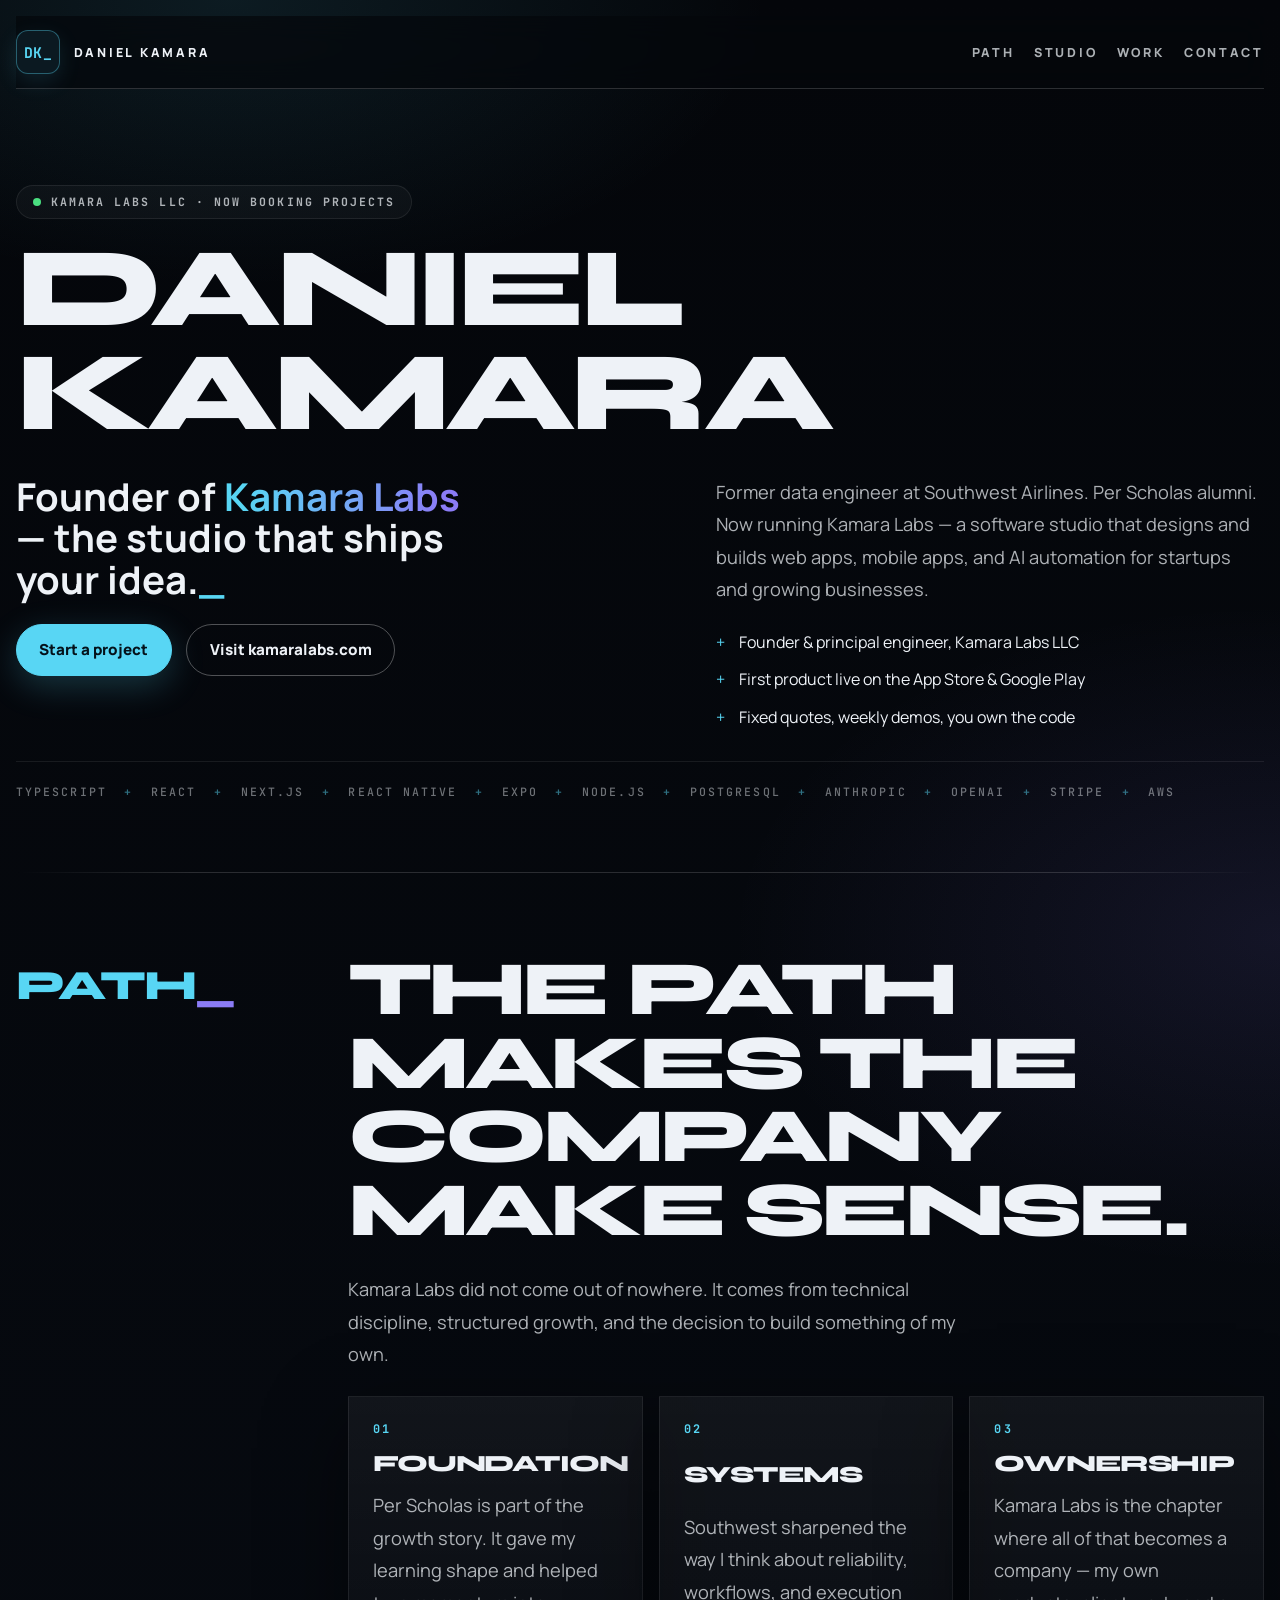
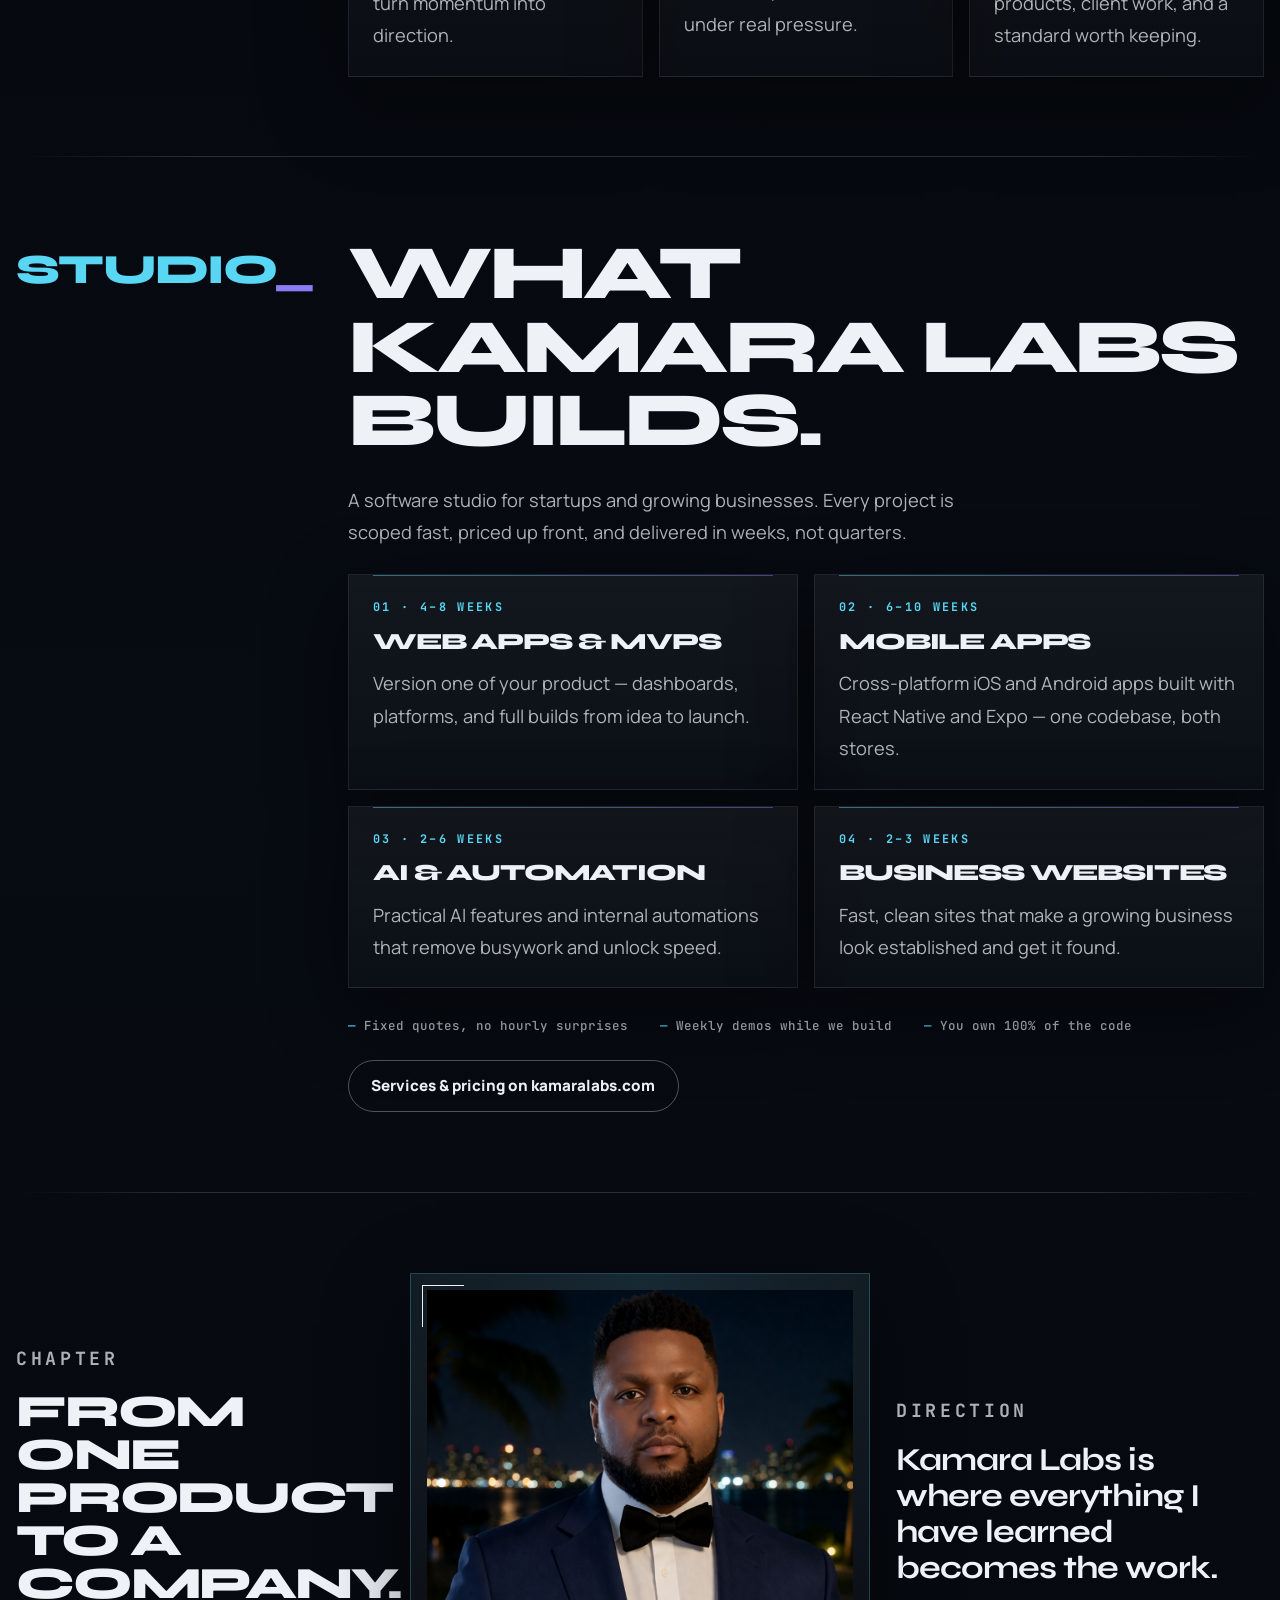
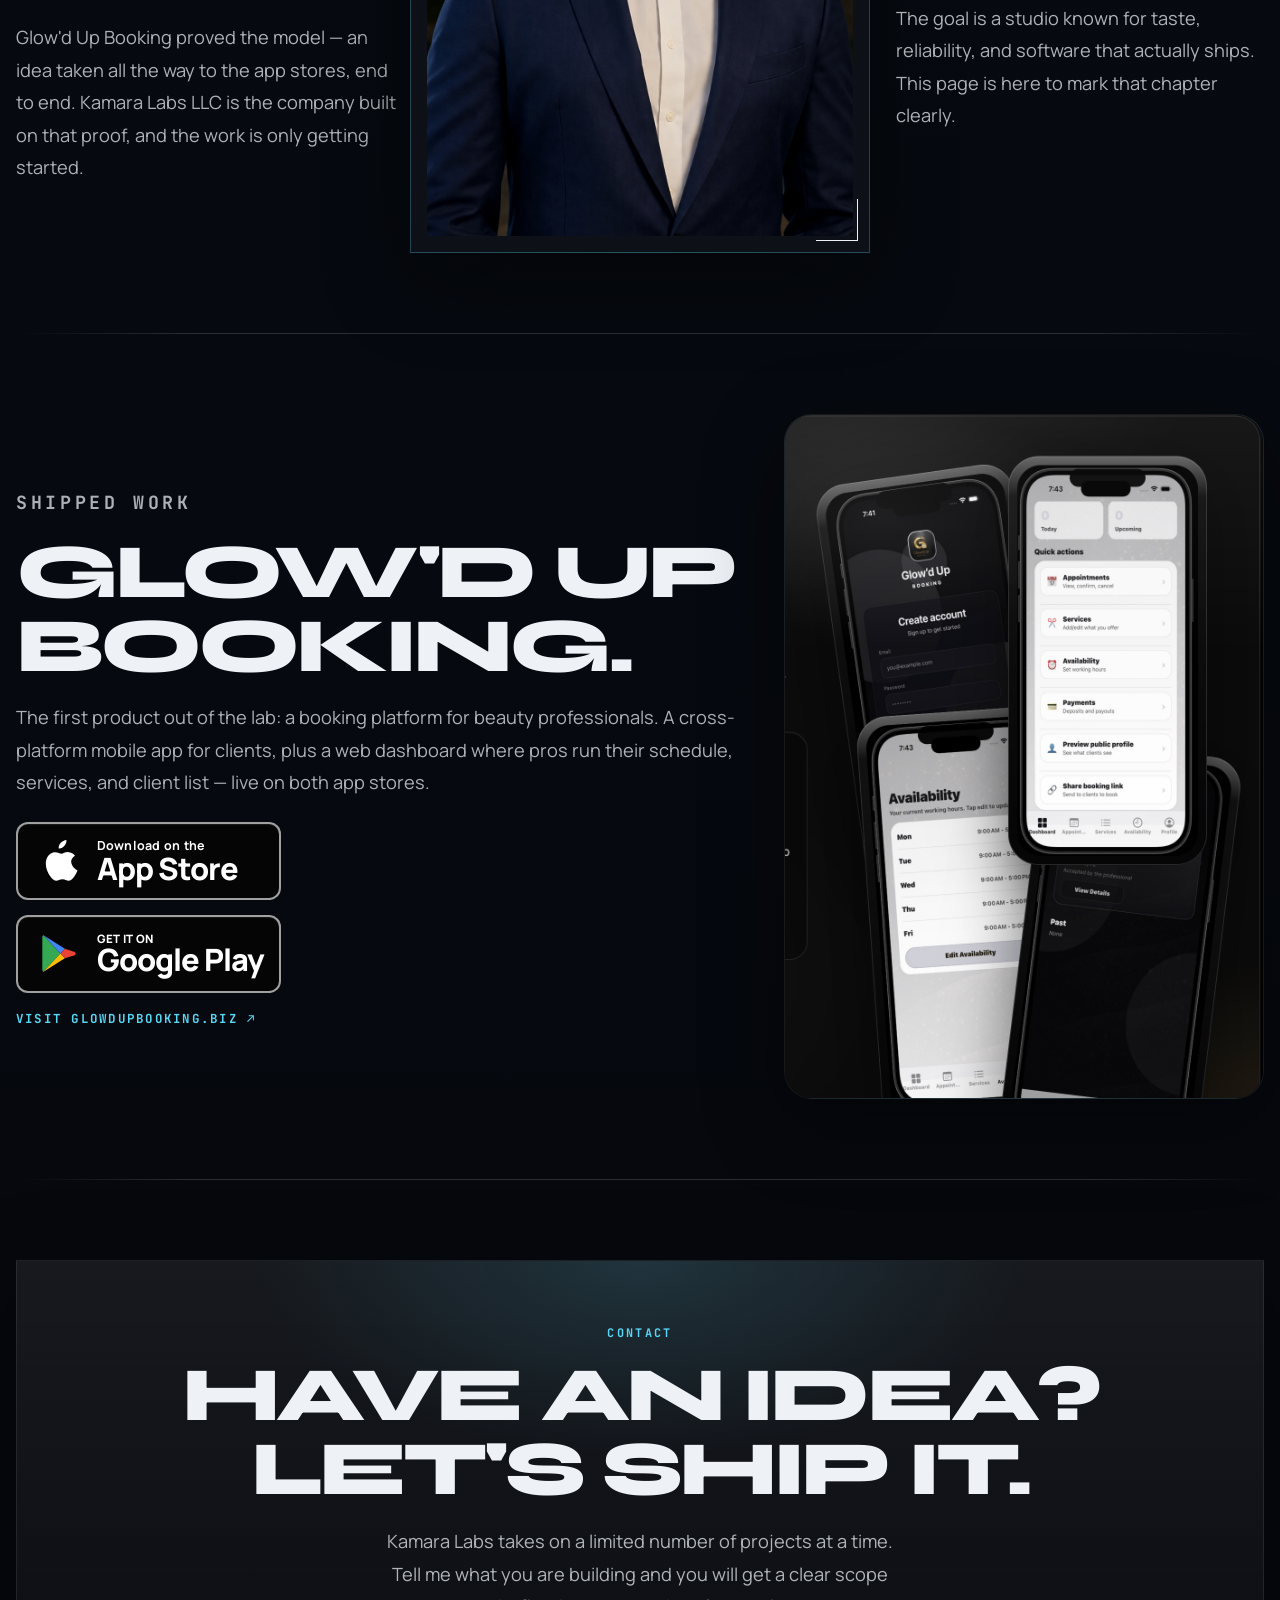
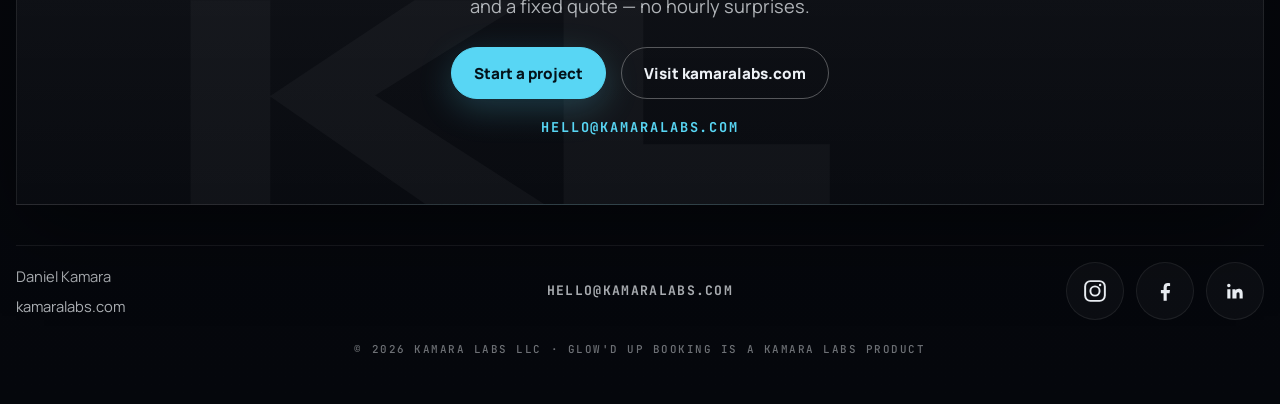
<file: index.html>
<!doctype html>
<html lang="en">
  <head>
    <meta charset="UTF-8" />
    <meta name="viewport" content="width=device-width, initial-scale=1.0" />
    <meta http-equiv="X-UA-Compatible" content="IE=edge" />
    <meta
      name="description"
      content="Daniel Kamara is the founder of Kamara Labs LLC — a software studio that designs and builds web apps, mobile apps, and AI automation for startups and growing businesses."
    />
    <meta property="og:title" content="Daniel Kamara | Founder, Kamara Labs" />
    <meta
      property="og:description"
      content="Founder of Kamara Labs LLC — a software studio that ships web apps, mobile apps, and AI automation."
    />
    <meta property="og:url" content="https://www.danielkamara.com" />
    <link
      rel="icon"
      href="data:image/svg+xml,%3Csvg xmlns='http://www.w3.org/2000/svg' viewBox='0 0 64 64'%3E%3Crect width='64' height='64' rx='14' fill='%2306080d'/%3E%3Ctext x='30' y='43' font-family='Menlo,monospace' font-size='26' font-weight='700' fill='%2358d6f4' text-anchor='middle'%3EDK%3C/text%3E%3Ctext x='50' y='43' font-family='Menlo,monospace' font-size='26' font-weight='700' fill='%238b7cf6' text-anchor='middle'%3E_%3C/text%3E%3C/svg%3E"
    />
    <link rel="preconnect" href="https://fonts.googleapis.com" />
    <link rel="preconnect" href="https://fonts.gstatic.com" crossorigin />
    <link
      href="https://fonts.googleapis.com/css2?family=Manrope:wght@400;500;600;700;800&amp;family=Syne:wght@600;700;800&amp;family=JetBrains+Mono:wght@500;700&amp;display=swap"
      rel="stylesheet"
    />
    <script>
      document.documentElement.classList.add("js-scroll");
    </script>
    <link rel="stylesheet" href="css/style.css" />
    <title>Daniel Kamara | Founder, Kamara Labs</title>
  </head>

  <body id="top">
    <div class="page-shell">
      <header class="site-header">
        <a class="brand" href="#top" aria-label="Daniel Kamara home">
          <span class="brand-mark" aria-hidden="true"
            >DK<span class="brand-cursor">_</span></span
          >
          <span class="brand-name">Daniel Kamara</span>
        </a>

        <nav class="site-nav" aria-label="Primary">
          <a href="#path">Path</a>
          <a href="#studio">Studio</a>
          <a href="#work">Work</a>
          <a href="#contact">Contact</a>
        </nav>
      </header>

      <main>
        <section class="hero" id="hero">
          <div class="hero-main" data-reveal="1">
            <p class="status-chip">
              <span class="status-dot" aria-hidden="true"></span>
              <span>Kamara Labs LLC &middot; Now booking projects</span>
            </p>
            <h1>Daniel Kamara</h1>
          </div>

          <div class="hero-lower" data-reveal="2">
            <div class="hero-tagline-block">
              <p class="hero-tagline">
                Founder of <span class="grad">Kamara Labs</span> — the studio
                that ships your idea.<span class="cursor">_</span>
              </p>

              <div class="hero-actions">
                <a class="button button-primary" href="/contact/"
                  >Start a project</a
                >
                <a
                  class="button button-secondary"
                  href="https://kamaralabs.com"
                  target="_blank"
                  rel="noopener noreferrer"
                  >Visit kamaralabs.com</a
                >
              </div>
            </div>

            <div class="hero-side">
              <p class="hero-copy">
                Former data engineer at Southwest Airlines. Per Scholas alumni.
                Now running Kamara Labs — a software studio that designs and
                builds web apps, mobile apps, and AI automation for startups
                and growing businesses.
              </p>

              <ul class="signal-list" aria-label="Highlights">
                <li>Founder &amp; principal engineer, Kamara Labs LLC</li>
                <li>First product live on the App Store &amp; Google Play</li>
                <li>Fixed quotes, weekly demos, you own the code</li>
              </ul>
            </div>
          </div>

          <ul class="tech-strip" aria-label="Technology stack" data-reveal="3">
            <li>TypeScript</li>
            <li>React</li>
            <li>Next.js</li>
            <li>React Native</li>
            <li>Expo</li>
            <li>Node.js</li>
            <li>PostgreSQL</li>
            <li>Anthropic</li>
            <li>OpenAI</li>
            <li>Stripe</li>
            <li>AWS</li>
          </ul>
        </section>

        <div class="section-rule" aria-hidden="true"></div>

        <section class="editorial-section" id="path">
          <div class="section-label" data-reveal="1">
            <p>Path</p>
          </div>

          <div class="section-content" data-reveal="2">
            <h2>The path makes the company make sense.</h2>
            <p class="section-intro">
              Kamara Labs did not come out of nowhere. It comes from technical
              discipline, structured growth, and the decision to build
              something of my own.
            </p>

            <div class="path-grid">
              <article class="path-item">
                <span class="path-index">01</span>
                <h3>Foundation</h3>
                <p>
                  Per Scholas is part of the growth story. It gave my learning
                  shape and helped turn momentum into direction.
                </p>
              </article>

              <article class="path-item">
                <span class="path-index">02</span>
                <h3>Systems</h3>
                <p>
                  Southwest sharpened the way I think about reliability,
                  workflows, and execution under real pressure.
                </p>
              </article>

              <article class="path-item">
                <span class="path-index">03</span>
                <h3>Ownership</h3>
                <p>
                  Kamara Labs is the chapter where all of that becomes a
                  company — my own products, client work, and a standard worth
                  keeping.
                </p>
              </article>
            </div>
          </div>
        </section>

        <div class="section-rule" aria-hidden="true"></div>

        <section class="editorial-section" id="studio">
          <div class="section-label" data-reveal="1">
            <p>Studio</p>
          </div>

          <div class="section-content" data-reveal="2">
            <h2>What Kamara Labs builds.</h2>
            <p class="section-intro">
              A software studio for startups and growing businesses. Every
              project is scoped fast, priced up front, and delivered in weeks,
              not quarters.
            </p>

            <div class="service-grid">
              <article class="service-item">
                <span class="service-meta">01 &middot; 4–8 weeks</span>
                <h3>Web apps &amp; MVPs</h3>
                <p>
                  Version one of your product — dashboards, platforms, and
                  full builds from idea to launch.
                </p>
              </article>

              <article class="service-item">
                <span class="service-meta">02 &middot; 6–10 weeks</span>
                <h3>Mobile apps</h3>
                <p>
                  Cross-platform iOS and Android apps built with React Native
                  and Expo — one codebase, both stores.
                </p>
              </article>

              <article class="service-item">
                <span class="service-meta">03 &middot; 2–6 weeks</span>
                <h3>AI &amp; automation</h3>
                <p>
                  Practical AI features and internal automations that remove
                  busywork and unlock speed.
                </p>
              </article>

              <article class="service-item">
                <span class="service-meta">04 &middot; 2–3 weeks</span>
                <h3>Business websites</h3>
                <p>
                  Fast, clean sites that make a growing business look
                  established and get it found.
                </p>
              </article>
            </div>

            <ul class="work-style" aria-label="How Kamara Labs works">
              <li>Fixed quotes, no hourly surprises</li>
              <li>Weekly demos while we build</li>
              <li>You own 100% of the code</li>
            </ul>

            <div class="studio-actions">
              <a
                class="button button-secondary"
                href="https://kamaralabs.com"
                target="_blank"
                rel="noopener noreferrer"
                >Services &amp; pricing on kamaralabs.com</a
              >
            </div>
          </div>
        </section>

        <div class="section-rule" aria-hidden="true"></div>

        <section class="portrait-section" id="founder">
          <div class="portrait-side portrait-side-left" data-reveal="1">
            <p class="eyebrow">Chapter</p>
            <h2>From one product to a company.</h2>
            <p>
              Glow'd Up Booking proved the model — an idea taken all the way
              to the app stores, end to end. Kamara Labs LLC is the company
              built on that proof, and the work is only getting started.
            </p>
          </div>

          <figure class="portrait-frame" data-reveal="2">
            <img src="images/portfolioMe.png" alt="Portrait of Daniel Kamara" />
          </figure>

          <div class="portrait-side portrait-side-right" data-reveal="3">
            <p class="eyebrow">Direction</p>
            <blockquote class="founder-quote">
              Kamara Labs is where everything I have learned becomes the work.
            </blockquote>
            <p>
              The goal is a studio known for taste, reliability, and software
              that actually ships. This page is here to mark that chapter
              clearly.
            </p>
          </div>
        </section>

        <div class="section-rule" aria-hidden="true"></div>

        <section class="showcase-section" id="work">
          <div class="showcase-copy" data-reveal="1">
            <p class="eyebrow">Shipped work</p>
            <h2>Glow'd Up Booking.</h2>
            <p>
              The first product out of the lab: a booking platform for beauty
              professionals. A cross-platform mobile app for clients, plus a
              web dashboard where pros run their schedule, services, and
              client list — live on both app stores.
            </p>

            <div class="store-actions" aria-label="Download Glow'd Up Booking">
              <a
                class="app-badge app-badge-apple"
                href="https://apps.apple.com/us/app/glowd-up-booking/id6758881771"
                target="_blank"
                rel="noopener noreferrer"
                aria-label="Glow'd Up Booking on the App Store"
              >
                <svg viewBox="0 0 24 24" aria-hidden="true">
                  <path
                    d="M15.2 3.6c.7-.8 1.2-2 1-3.1-1 .1-2.2.7-3 1.5-.7.8-1.2 1.9-1.1 3 .1 0 .3 0 .4 0 1 0 2-.5 2.7-1.4ZM18.7 12.5c0-2.4 2-3.5 2.1-3.6-1.1-1.6-2.9-1.9-3.5-1.9-1.5-.2-2.9.9-3.7.9s-2-.8-3.3-.8c-1.7 0-3.3 1-4.2 2.5-1.8 3-.5 7.4 1.3 10 .9 1.2 1.9 2.6 3.3 2.6 1.3-.1 1.8-.8 3.4-.8s2 .8 3.4.8c1.4 0 2.3-1.3 3.2-2.6 1-1.4 1.4-2.8 1.4-2.9-.1 0-3.4-1.3-3.4-5.2Z"
                  ></path>
                </svg>
                <span class="app-badge-copy">
                  <span class="app-badge-overline">Download on the</span>
                  <span class="app-badge-title">App Store</span>
                </span>
              </a>

              <a
                class="app-badge app-badge-google"
                href="https://play.google.com/store/apps/details?id=com.kamaralabs.glowdupbooking&amp;hl=en_US"
                target="_blank"
                rel="noopener noreferrer"
                aria-label="Glow'd Up Booking on Google Play"
              >
                <svg class="google-play-icon" viewBox="0 0 48 48" aria-hidden="true">
                  <path
                    class="play-green"
                    d="M7.6 4.3c-.6.7-.9 1.7-.9 3v33.4c0 1.3.3 2.3.9 3L26 24 7.6 4.3Z"
                  ></path>
                  <path
                    class="play-blue"
                    d="M30.8 18.9 7.6 4.3 26 24l4.8-5.1Z"
                  ></path>
                  <path
                    class="play-yellow"
                    d="M30.8 29.1 26 24 7.6 43.7l23.2-14.6Z"
                  ></path>
                  <path
                    class="play-red"
                    d="m40.5 22-9.7-3.1L26 24l4.8 5.1 9.7-3.1c2.4-.8 2.4-3.2 0-4Z"
                  ></path>
                </svg>
                <span class="app-badge-copy">
                  <span class="app-badge-overline">GET IT ON</span>
                  <span class="app-badge-title">Google Play</span>
                </span>
              </a>
            </div>

            <a
              class="text-link"
              href="https://www.glowdupbooking.biz/"
              target="_blank"
              rel="noopener noreferrer"
              >Visit glowdupbooking.biz &#8599;</a
            >
          </div>

          <div class="showcase-visual" data-reveal="2">
            <div class="phone-showcase">
              <img
                src="images/glowup-phones-reference.png"
                alt="Glow'd Up Booking mobile app screens shown on iPhone mockups"
              />
            </div>
          </div>
        </section>

        <div class="section-rule" aria-hidden="true"></div>

        <section class="contact-section" id="contact" data-reveal="1">
          <p class="eyebrow">Contact</p>
          <h2>Have an idea? Let's ship it.</h2>
          <p class="contact-copy">
            Kamara Labs takes on a limited number of projects at a time. Tell
            me what you are building and you will get a clear scope and a
            fixed quote — no hourly surprises.
          </p>

          <div class="contact-actions">
            <a class="button button-primary" href="/contact/"
              >Start a project</a
            >
            <a
              class="button button-secondary"
              href="https://kamaralabs.com"
              target="_blank"
              rel="noopener noreferrer"
              >Visit kamaralabs.com</a
            >
          </div>

          <a class="contact-email" href="mailto:hello@kamaralabs.com"
            >hello@kamaralabs.com</a
          >
        </section>
      </main>

      <footer class="site-footer">
        <div class="footer-meta">
          <p>Daniel Kamara</p>
          <a
            href="https://kamaralabs.com"
            target="_blank"
            rel="noopener noreferrer"
            >kamaralabs.com</a
          >
        </div>

        <a class="footer-company" href="mailto:hello@kamaralabs.com"
          >hello@kamaralabs.com</a
        >

        <div class="social-links" aria-label="Social links">
          <a
            class="social-link"
            href="https://www.instagram.com/mrdanielkamara/"
            target="_blank"
            rel="noopener noreferrer"
            aria-label="Instagram"
          >
            <svg viewBox="0 0 24 24" aria-hidden="true">
              <path
                d="M7.75 2h8.5A5.75 5.75 0 0 1 22 7.75v8.5A5.75 5.75 0 0 1 16.25 22h-8.5A5.75 5.75 0 0 1 2 16.25v-8.5A5.75 5.75 0 0 1 7.75 2Zm0 1.8A3.95 3.95 0 0 0 3.8 7.75v8.5a3.95 3.95 0 0 0 3.95 3.95h8.5a3.95 3.95 0 0 0 3.95-3.95v-8.5a3.95 3.95 0 0 0-3.95-3.95h-8.5Zm8.95 1.55a1.15 1.15 0 1 1 0 2.3 1.15 1.15 0 0 1 0-2.3ZM12 6.85A5.15 5.15 0 1 1 6.85 12 5.16 5.16 0 0 1 12 6.85Zm0 1.8A3.35 3.35 0 1 0 15.35 12 3.36 3.36 0 0 0 12 8.65Z"
              ></path>
            </svg>
          </a>
          <a
            class="social-link"
            href="https://www.facebook.com/daniel.kamara.186590/"
            target="_blank"
            rel="noopener noreferrer"
            aria-label="Facebook"
          >
            <svg viewBox="0 0 24 24" aria-hidden="true">
              <path
                d="M13.6 21v-7h2.6l.4-3h-3V8.9c0-.9.3-1.5 1.6-1.5h1.5V4.8c-.3-.1-1.2-.2-2.2-.2-2.2 0-3.8 1.3-3.8 4V11H8.2v3h2.5v7h2.9Z"
              ></path>
            </svg>
          </a>
          <a
            class="social-link"
            href="https://www.linkedin.com/in/daniel-kamara-3a2147125/"
            target="_blank"
            rel="noopener noreferrer"
            aria-label="LinkedIn"
          >
            <svg viewBox="0 0 24 24" aria-hidden="true">
              <path
                d="M6.3 8.5A1.6 1.6 0 1 1 6.3 5.3a1.6 1.6 0 0 1 0 3.2Zm-1.4 1.8h2.9V19H4.9v-8.7Zm4.7 0h2.8v1.2h.1c.4-.7 1.4-1.5 2.9-1.5 3.1 0 3.7 2.1 3.7 4.7V19h-2.9v-3.8c0-.9 0-2.1-1.3-2.1s-1.5 1-1.5 2v3.9H9.6v-8.7Z"
              ></path>
            </svg>
          </a>
        </div>
      </footer>

      <p class="footer-legal">
        &copy; 2026 Kamara Labs LLC &middot; Glow'd Up Booking is a Kamara
        Labs product
      </p>
    </div>
    <script>
      (() => {
        const revealItems = document.querySelectorAll("[data-reveal]");

        if (!revealItems.length) {
          return;
        }

        const showItem = (element) => {
          element.classList.add("is-visible");
        };

        const prefersReducedMotion = window.matchMedia(
          "(prefers-reduced-motion: reduce)",
        ).matches;

        revealItems.forEach((element) => {
          const order = Number.parseInt(element.dataset.reveal ?? "1", 10);
          element.style.setProperty(
            "--reveal-order",
            String(Number.isNaN(order) ? 0 : Math.max(order - 1, 0)),
          );
        });

        if (prefersReducedMotion || !("IntersectionObserver" in window)) {
          revealItems.forEach(showItem);
          return;
        }

        const observer = new IntersectionObserver(
          (entries, currentObserver) => {
            entries.forEach((entry) => {
              if (!entry.isIntersecting) {
                return;
              }

              showItem(entry.target);
              currentObserver.unobserve(entry.target);
            });
          },
          {
            threshold: 0.18,
            rootMargin: "0px 0px -8% 0px",
          },
        );

        revealItems.forEach((element) => observer.observe(element));
      })();
    </script>
  </body>
</html>
</file>
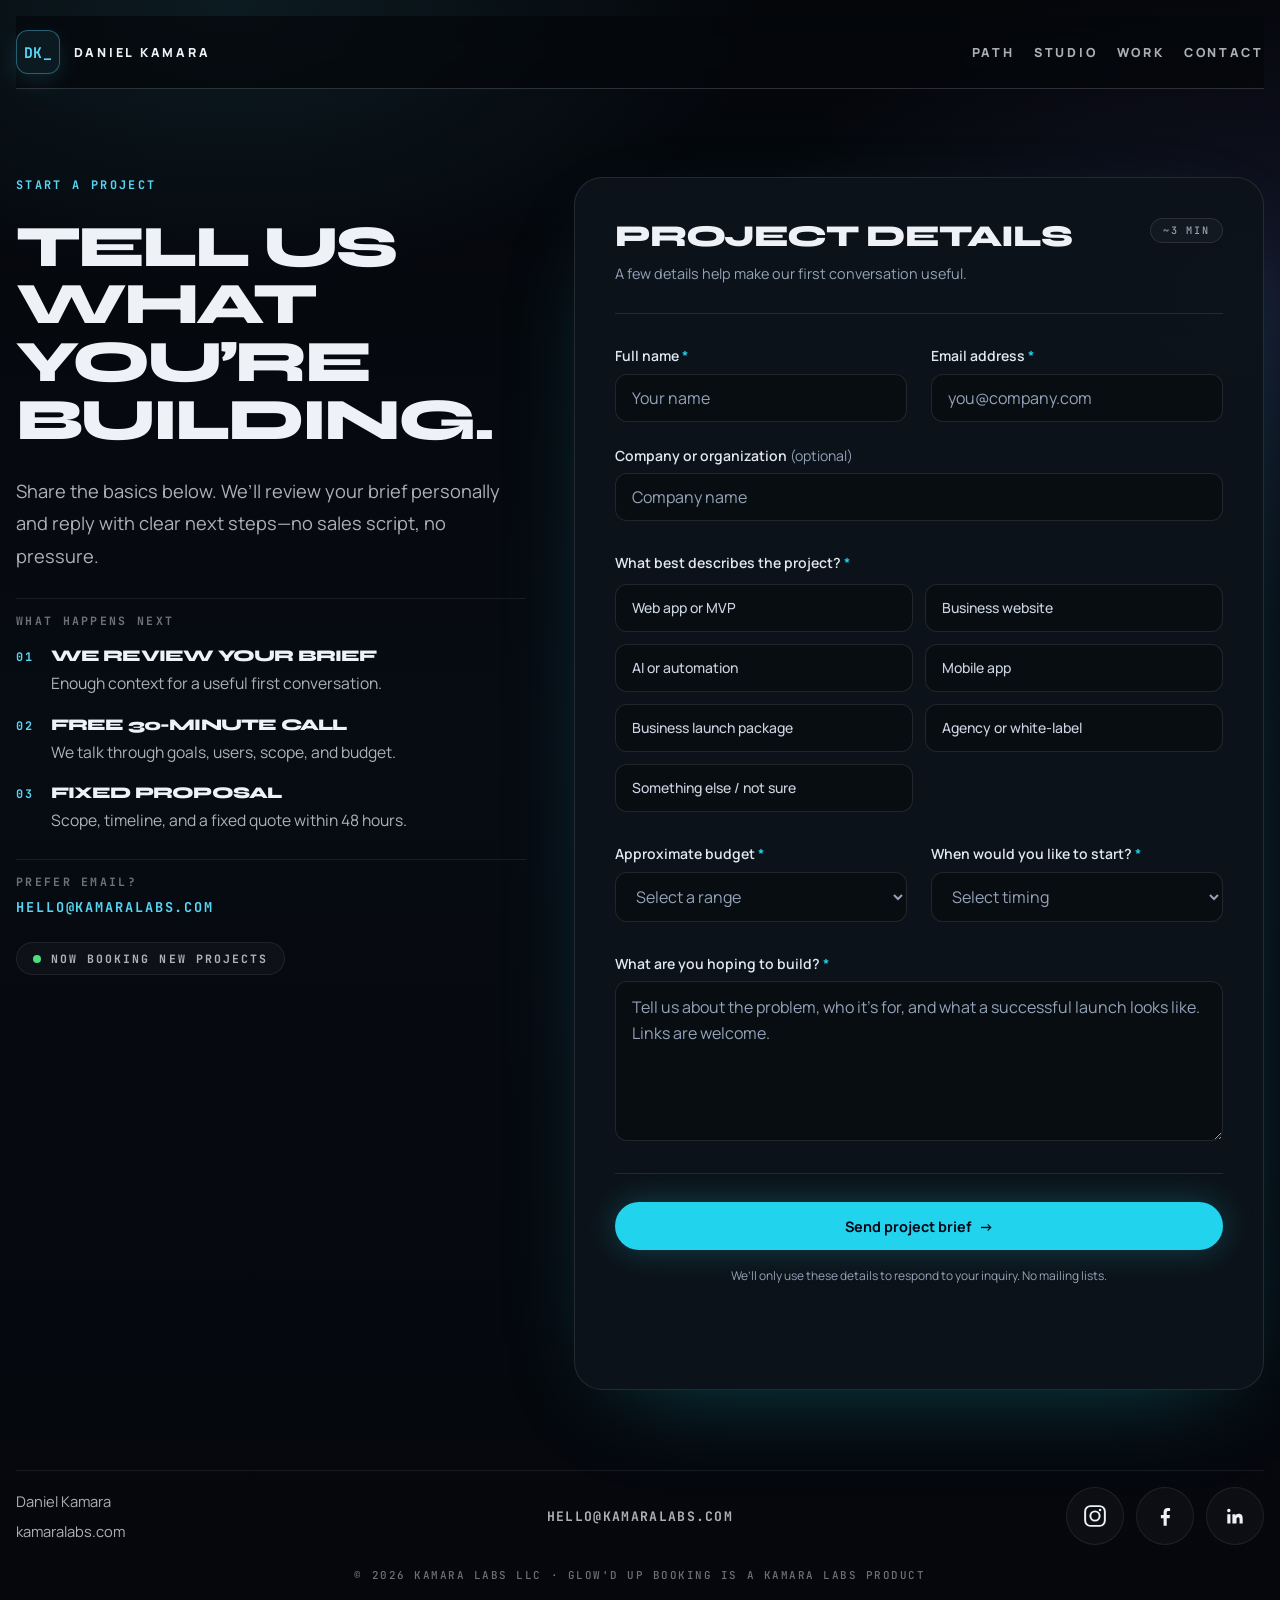
<file: contact/index.html>
<!doctype html>
<html lang="en">
  <head>
    <meta charset="UTF-8" />
    <meta name="viewport" content="width=device-width, initial-scale=1.0" />
    <meta http-equiv="X-UA-Compatible" content="IE=edge" />
    <meta
      name="description"
      content="Tell us what you're building. Share the basics and Kamara Labs will reply with clear next steps — a free 30-minute call and a fixed proposal within 48 hours."
    />
    <link
      rel="icon"
      href="data:image/svg+xml,%3Csvg xmlns='http://www.w3.org/2000/svg' viewBox='0 0 64 64'%3E%3Crect width='64' height='64' rx='14' fill='%2306080d'/%3E%3Ctext x='30' y='43' font-family='Menlo,monospace' font-size='26' font-weight='700' fill='%2358d6f4' text-anchor='middle'%3EDK%3C/text%3E%3Ctext x='50' y='43' font-family='Menlo,monospace' font-size='26' font-weight='700' fill='%238b7cf6' text-anchor='middle'%3E_%3C/text%3E%3C/svg%3E"
    />
    <link rel="preconnect" href="https://fonts.googleapis.com" />
    <link rel="preconnect" href="https://fonts.gstatic.com" crossorigin />
    <link
      href="https://fonts.googleapis.com/css2?family=Manrope:wght@400;500;600;700;800&amp;family=Syne:wght@600;700;800&amp;family=JetBrains+Mono:wght@500;700&amp;display=swap"
      rel="stylesheet"
    />
    <script>
      document.documentElement.classList.add("js-scroll");
    </script>
    <link rel="stylesheet" href="/css/style.css" />
    <title>Start a project — Kamara Labs</title>
  </head>

  <body id="top">
    <div class="page-shell">
      <header class="site-header">
        <a class="brand" href="/" aria-label="Daniel Kamara home">
          <span class="brand-mark" aria-hidden="true"
            >DK<span class="brand-cursor">_</span></span
          >
          <span class="brand-name">Daniel Kamara</span>
        </a>

        <nav class="site-nav" aria-label="Primary">
          <a href="/#path">Path</a>
          <a href="/#studio">Studio</a>
          <a href="/#work">Work</a>
          <a href="/#contact">Contact</a>
        </nav>
      </header>

      <main>
        <section class="inquiry-layout" id="start">
          <aside class="inquiry-aside" data-reveal="1">
            <p class="eyebrow">Start a project</p>
            <h1>Tell us what you&rsquo;re building.</h1>
            <p class="inquiry-intro">
              Share the basics below. We&rsquo;ll review your brief personally
              and reply with clear next steps&mdash;no sales script, no
              pressure.
            </p>

            <div class="next-steps">
              <p class="next-steps-label">What happens next</p>
              <ol class="next-steps-list">
                <li>
                  <span class="path-index">01</span>
                  <div>
                    <h3>We review your brief</h3>
                    <p>Enough context for a useful first conversation.</p>
                  </div>
                </li>
                <li>
                  <span class="path-index">02</span>
                  <div>
                    <h3>Free 30-minute call</h3>
                    <p>We talk through goals, users, scope, and budget.</p>
                  </div>
                </li>
                <li>
                  <span class="path-index">03</span>
                  <div>
                    <h3>Fixed proposal</h3>
                    <p>Scope, timeline, and a fixed quote within 48 hours.</p>
                  </div>
                </li>
              </ol>
            </div>

            <div class="prefer-email">
              <p class="prefer-email-label">Prefer email?</p>
              <a class="contact-email" href="mailto:hello@kamaralabs.com"
                >hello@kamaralabs.com</a
              >
            </div>

            <p class="status-chip">
              <span class="status-dot" aria-hidden="true"></span>
              <span>Now booking new projects</span>
            </p>
          </aside>

          <div class="inquiry-main" data-reveal="2">
            <form
              class="inquiry-card"
              name="project-inquiry"
              method="POST"
              action="https://kamaralabs.com/"
              aria-busy="false"
            >
              <input type="hidden" name="form-name" value="project-inquiry" />
              <p class="hp-field">
                <label
                  >Don&rsquo;t fill this out if you&rsquo;re human:
                  <input name="bot-field" /></label
                >
              </p>

              <div class="inquiry-card-head">
                <div>
                  <h2>Project details</h2>
                  <p>A few details help make our first conversation useful.</p>
                </div>
                <span class="inquiry-time">~3 min</span>
              </div>

              <div class="field-grid">
                <label class="field" for="name"
                  >Full name <span class="req">*</span>
                  <input
                    id="name"
                    name="name"
                    type="text"
                    autocomplete="name"
                    required
                    minlength="2"
                    maxlength="100"
                    placeholder="Your name"
                  />
                </label>

                <label class="field" for="email"
                  >Email address <span class="req">*</span>
                  <input
                    id="email"
                    name="email"
                    type="email"
                    autocomplete="email"
                    required
                    maxlength="160"
                    placeholder="you@company.com"
                  />
                </label>

                <label class="field field-wide" for="company"
                  >Company or organization
                  <span class="optional">(optional)</span>
                  <input
                    id="company"
                    name="company"
                    type="text"
                    autocomplete="organization"
                    maxlength="120"
                    placeholder="Company name"
                  />
                </label>
              </div>

              <fieldset class="type-fieldset">
                <legend>
                  What best describes the project? <span class="req">*</span>
                </legend>
                <div class="type-grid">
                  <label class="type-option">
                    <input
                      class="sr-only"
                      type="radio"
                      name="project-type"
                      value="Web app or MVP"
                      required
                    />
                    <span>Web app or MVP</span>
                  </label>
                  <label class="type-option">
                    <input
                      class="sr-only"
                      type="radio"
                      name="project-type"
                      value="Business website"
                      required
                    />
                    <span>Business website</span>
                  </label>
                  <label class="type-option">
                    <input
                      class="sr-only"
                      type="radio"
                      name="project-type"
                      value="AI or automation"
                      required
                    />
                    <span>AI or automation</span>
                  </label>
                  <label class="type-option">
                    <input
                      class="sr-only"
                      type="radio"
                      name="project-type"
                      value="Mobile app"
                      required
                    />
                    <span>Mobile app</span>
                  </label>
                  <label class="type-option">
                    <input
                      class="sr-only"
                      type="radio"
                      name="project-type"
                      value="Business launch package"
                      required
                    />
                    <span>Business launch package</span>
                  </label>
                  <label class="type-option">
                    <input
                      class="sr-only"
                      type="radio"
                      name="project-type"
                      value="Agency or white-label"
                      required
                    />
                    <span>Agency or white-label</span>
                  </label>
                  <label class="type-option">
                    <input
                      class="sr-only"
                      type="radio"
                      name="project-type"
                      value="Something else / not sure"
                      required
                    />
                    <span>Something else / not sure</span>
                  </label>
                </div>
              </fieldset>

              <div class="field-grid">
                <label class="field" for="budget"
                  >Approximate budget <span class="req">*</span>
                  <select id="budget" name="budget" required>
                    <option value="" disabled selected>Select a range</option>
                    <option>$2,500&ndash;$5,000</option>
                    <option>$5,000&ndash;$10,000</option>
                    <option>$10,000&ndash;$25,000</option>
                    <option>$25,000&ndash;$50,000</option>
                    <option>$50,000+</option>
                    <option>Not sure yet</option>
                  </select>
                </label>

                <label class="field" for="timeline"
                  >When would you like to start? <span class="req">*</span>
                  <select id="timeline" name="timeline" required>
                    <option value="" disabled selected>Select timing</option>
                    <option>Ready to start</option>
                    <option>In 1&ndash;2 months</option>
                    <option>In 3&ndash;6 months</option>
                    <option>Exploring / flexible</option>
                  </select>
                </label>
              </div>

              <label class="field field-details" for="details"
                >What are you hoping to build? <span class="req">*</span>
                <textarea
                  id="details"
                  name="details"
                  required
                  minlength="20"
                  maxlength="2000"
                  placeholder="Tell us about the problem, who it&rsquo;s for, and what a successful launch looks like. Links are welcome."
                ></textarea>
              </label>

              <div class="inquiry-foot">
                <p
                  class="sr-only"
                  role="status"
                  aria-live="polite"
                  id="submit-status"
                ></p>
                <button type="submit" class="inquiry-submit">
                  <span class="inquiry-submit-label">Send project brief</span>
                  <span class="inquiry-submit-arrow" aria-hidden="true"
                    >&rarr;</span
                  >
                </button>
                <p class="inquiry-privacy">
                  We&rsquo;ll only use these details to respond to your
                  inquiry. No mailing lists.
                </p>
                <div class="inquiry-alert-slot" aria-live="polite">
                  <p role="alert" class="inquiry-error" hidden>
                    We couldn&rsquo;t send your brief. Your answers are still
                    here&mdash;try again, or email
                    <a href="mailto:hello@kamaralabs.com"
                      >hello@kamaralabs.com</a
                    >.
                  </p>
                </div>
              </div>
            </form>

            <div class="inquiry-success" role="status" aria-live="polite" hidden>
              <span class="success-icon" aria-hidden="true">&#10003;</span>
              <p class="success-overline">Sent successfully</p>
              <h2>Project brief received.</h2>
              <p class="success-copy">
                Thanks, <span data-first-name>there</span>. We&rsquo;ll review
                your notes and reply to
                <span class="success-email" data-email></span> with clear next
                steps.
              </p>
              <div class="success-actions">
                <a class="button button-primary" href="https://kamaralabs.com"
                  >Back to Kamara Labs</a
                >
                <button type="button" class="button button-secondary" data-reset>
                  Send another brief
                </button>
              </div>
            </div>
          </div>
        </section>
      </main>

      <footer class="site-footer">
        <div class="footer-meta">
          <p>Daniel Kamara</p>
          <a
            href="https://kamaralabs.com"
            target="_blank"
            rel="noopener noreferrer"
            >kamaralabs.com</a
          >
        </div>

        <a class="footer-company" href="mailto:hello@kamaralabs.com"
          >hello@kamaralabs.com</a
        >

        <div class="social-links" aria-label="Social links">
          <a
            class="social-link"
            href="https://www.instagram.com/mrdanielkamara/"
            target="_blank"
            rel="noopener noreferrer"
            aria-label="Instagram"
          >
            <svg viewBox="0 0 24 24" aria-hidden="true">
              <path
                d="M7.75 2h8.5A5.75 5.75 0 0 1 22 7.75v8.5A5.75 5.75 0 0 1 16.25 22h-8.5A5.75 5.75 0 0 1 2 16.25v-8.5A5.75 5.75 0 0 1 7.75 2Zm0 1.8A3.95 3.95 0 0 0 3.8 7.75v8.5a3.95 3.95 0 0 0 3.95 3.95h8.5a3.95 3.95 0 0 0 3.95-3.95v-8.5a3.95 3.95 0 0 0-3.95-3.95h-8.5Zm8.95 1.55a1.15 1.15 0 1 1 0 2.3 1.15 1.15 0 0 1 0-2.3ZM12 6.85A5.15 5.15 0 1 1 6.85 12 5.16 5.16 0 0 1 12 6.85Zm0 1.8A3.35 3.35 0 1 0 15.35 12 3.36 3.36 0 0 0 12 8.65Z"
              ></path>
            </svg>
          </a>
          <a
            class="social-link"
            href="https://www.facebook.com/daniel.kamara.186590/"
            target="_blank"
            rel="noopener noreferrer"
            aria-label="Facebook"
          >
            <svg viewBox="0 0 24 24" aria-hidden="true">
              <path
                d="M13.6 21v-7h2.6l.4-3h-3V8.9c0-.9.3-1.5 1.6-1.5h1.5V4.8c-.3-.1-1.2-.2-2.2-.2-2.2 0-3.8 1.3-3.8 4V11H8.2v3h2.5v7h2.9Z"
              ></path>
            </svg>
          </a>
          <a
            class="social-link"
            href="https://www.linkedin.com/in/daniel-kamara-3a2147125/"
            target="_blank"
            rel="noopener noreferrer"
            aria-label="LinkedIn"
          >
            <svg viewBox="0 0 24 24" aria-hidden="true">
              <path
                d="M6.3 8.5A1.6 1.6 0 1 1 6.3 5.3a1.6 1.6 0 0 1 0 3.2Zm-1.4 1.8h2.9V19H4.9v-8.7Zm4.7 0h2.8v1.2h.1c.4-.7 1.4-1.5 2.9-1.5 3.1 0 3.7 2.1 3.7 4.7V19h-2.9v-3.8c0-.9 0-2.1-1.3-2.1s-1.5 1-1.5 2v3.9H9.6v-8.7Z"
              ></path>
            </svg>
          </a>
        </div>
      </footer>

      <p class="footer-legal">
        &copy; 2026 Kamara Labs LLC &middot; Glow'd Up Booking is a Kamara
        Labs product
      </p>
    </div>

    <script>
      (() => {
        const revealItems = document.querySelectorAll("[data-reveal]");

        if (!revealItems.length) {
          return;
        }

        const showItem = (element) => {
          element.classList.add("is-visible");
        };

        const prefersReducedMotion = window.matchMedia(
          "(prefers-reduced-motion: reduce)",
        ).matches;

        revealItems.forEach((element) => {
          const order = Number.parseInt(element.dataset.reveal ?? "1", 10);
          element.style.setProperty(
            "--reveal-order",
            String(Number.isNaN(order) ? 0 : Math.max(order - 1, 0)),
          );
        });

        if (prefersReducedMotion || !("IntersectionObserver" in window)) {
          revealItems.forEach(showItem);
          return;
        }

        const observer = new IntersectionObserver(
          (entries, currentObserver) => {
            entries.forEach((entry) => {
              if (!entry.isIntersecting) {
                return;
              }

              showItem(entry.target);
              currentObserver.unobserve(entry.target);
            });
          },
          {
            threshold: 0.18,
            rootMargin: "0px 0px -8% 0px",
          },
        );

        revealItems.forEach((element) => observer.observe(element));
      })();

      (() => {
        const form = document.querySelector('form[name="project-inquiry"]');
        const success = document.querySelector(".inquiry-success");

        if (!form || !success) {
          return;
        }

        const errorBox = form.querySelector(".inquiry-error");
        const submitButton = form.querySelector(".inquiry-submit");
        const submitLabel = form.querySelector(".inquiry-submit-label");
        const srStatus = form.querySelector("#submit-status");
        const firstNameSlot = success.querySelector("[data-first-name]");
        const emailSlot = success.querySelector("[data-email]");
        const resetButton = success.querySelector("[data-reset]");
        let submitting = false;

        form.addEventListener("submit", async (event) => {
          event.preventDefault();

          if (submitting) {
            return;
          }

          submitting = true;
          errorBox.hidden = true;
          form.setAttribute("aria-busy", "true");
          submitButton.disabled = true;
          submitLabel.textContent = "Sending your project brief…";
          srStatus.textContent = "Sending your project brief.";

          const data = new FormData(form);
          const body = new URLSearchParams();
          data.forEach((value, key) => {
            if (typeof value === "string") {
              body.append(key, value);
            }
          });

          const name = String(data.get("name") ?? "").trim();
          const email = String(data.get("email") ?? "").trim();

          try {
            await fetch("https://kamaralabs.com/", {
              method: "POST",
              mode: "no-cors",
              headers: {
                "Content-Type": "application/x-www-form-urlencoded",
              },
              body: body.toString(),
            });

            firstNameSlot.textContent = name.split(/\s+/)[0] || "there";
            emailSlot.textContent = email;
            form.reset();
            form.hidden = true;
            success.hidden = false;
            success.scrollIntoView({ behavior: "smooth", block: "center" });
          } catch {
            errorBox.hidden = false;
          } finally {
            submitting = false;
            form.setAttribute("aria-busy", "false");
            submitButton.disabled = false;
            submitLabel.textContent = "Send project brief";
            srStatus.textContent = "";
          }
        });

        resetButton.addEventListener("click", () => {
          success.hidden = true;
          form.hidden = false;
          form.scrollIntoView({ behavior: "smooth", block: "start" });
          form.querySelector("#name").focus({ preventScroll: true });
        });
      })();
    </script>
  </body>
</html>
</file>
<file: css/style.css>
:root {
  --bg: #05070c;
  --bg-soft: #0b0f16;
  --panel: rgba(255, 255, 255, 0.04);
  --panel-strong: rgba(255, 255, 255, 0.07);
  --text: #eef2f7;
  --muted: rgba(238, 242, 247, 0.72);
  --faint: rgba(238, 242, 247, 0.45);
  --line: rgba(255, 255, 255, 0.16);
  --line-soft: rgba(255, 255, 255, 0.08);
  --accent: #58d6f4;
  --accent-strong: #8ee9ff;
  --accent-soft: rgba(88, 214, 244, 0.16);
  --accent-2: #8b7cf6;
  --accent-2-soft: rgba(139, 124, 246, 0.16);
  --ok: #4ade80;
  --shadow: 0 24px 80px rgba(0, 0, 0, 0.45);
  --font-display: "Syne", sans-serif;
  --font-body: "Manrope", sans-serif;
  --font-mono: "JetBrains Mono", ui-monospace, "SF Mono", Menlo, monospace;
  --max-width: 1320px;
}

*,
*::before,
*::after {
  box-sizing: border-box;
}

html {
  scroll-behavior: smooth;
}

body {
  margin: 0;
  min-height: 100vh;
  overflow-x: hidden;
  background:
    radial-gradient(
      900px 480px at 18% 0%,
      rgba(88, 214, 244, 0.1),
      transparent 60%
    ),
    radial-gradient(
      860px 520px at 100% 18%,
      rgba(139, 124, 246, 0.11),
      transparent 64%
    ),
    linear-gradient(180deg, #04060a 0%, #070b12 45%, #05070c 100%);
  color: var(--text);
  font-family: var(--font-body);
  font-optical-sizing: auto;
}

body::before {
  position: fixed;
  inset: 0;
  z-index: -1;
  pointer-events: none;
  content: "";
  opacity: 0.18;
  background-image:
    linear-gradient(rgba(255, 255, 255, 0.03) 1px, transparent 1px),
    linear-gradient(90deg, rgba(255, 255, 255, 0.03) 1px, transparent 1px);
  background-size: 72px 72px;
  mask-image: radial-gradient(circle at top, black 28%, transparent 88%);
}

a {
  color: inherit;
  text-decoration: none;
}

img {
  display: block;
  max-width: 100%;
}

p,
blockquote {
  margin: 0;
}

h1,
h2,
h3 {
  margin: 0;
  font-family: var(--font-display);
  font-weight: 800;
  letter-spacing: -0.05em;
}

section {
  scroll-margin-top: 7rem;
}

.js-scroll [data-reveal] {
  opacity: 0;
  transform: translate3d(0, 28px, 0);
  transition:
    opacity 1.08s cubic-bezier(0.2, 0.8, 0.2, 1),
    transform 1.08s cubic-bezier(0.2, 0.8, 0.2, 1);
  transition-delay: calc(var(--reveal-order, 0) * 130ms);
  will-change: opacity, transform;
}

.js-scroll [data-reveal].is-visible {
  opacity: 1;
  transform: translate3d(0, 0, 0);
}

.grad {
  background: linear-gradient(92deg, var(--accent) 8%, var(--accent-2) 92%);
  -webkit-background-clip: text;
  background-clip: text;
  color: transparent;
}

.cursor,
.brand-cursor {
  color: var(--accent);
  animation: blink 1.15s steps(2, start) infinite;
}

@keyframes blink {
  to {
    visibility: hidden;
  }
}

.page-shell {
  width: min(calc(100% - 2rem), var(--max-width));
  margin: 0 auto;
  padding: 1rem 0 3rem;
}

.site-header {
  position: sticky;
  top: 0;
  z-index: 20;
  display: flex;
  align-items: center;
  justify-content: space-between;
  gap: 1rem;
  min-height: 72px;
  margin-bottom: 2rem;
  border-bottom: 1px solid var(--line);
  background: rgba(5, 7, 12, 0.72);
  backdrop-filter: blur(14px);
}

.brand {
  display: inline-flex;
  align-items: center;
  gap: 0.85rem;
  min-height: 72px;
}

.brand-mark {
  display: inline-flex;
  align-items: center;
  justify-content: center;
  width: 44px;
  height: 44px;
  flex: 0 0 auto;
  border: 1px solid rgba(88, 214, 244, 0.38);
  border-radius: 12px;
  background: rgba(88, 214, 244, 0.08);
  color: var(--accent);
  font-family: var(--font-mono);
  font-size: 0.92rem;
  font-weight: 700;
  letter-spacing: 0.02em;
  box-shadow: 0 8px 22px rgba(88, 214, 244, 0.12);
}

.brand-name,
.site-nav a {
  font-size: 0.78rem;
  font-weight: 800;
  letter-spacing: 0.22em;
  text-transform: uppercase;
}

.brand-name {
  color: var(--text);
}

.site-nav {
  display: flex;
  align-items: center;
  gap: 1.2rem;
}

.site-nav a {
  color: var(--muted);
  transition: color 0.2s ease;
}

.site-nav a:hover,
.site-nav a:focus-visible {
  outline: none;
  color: var(--accent-strong);
}

.eyebrow,
.path-index,
.service-meta {
  font-family: var(--font-mono);
  font-size: 0.74rem;
  font-weight: 700;
  letter-spacing: 0.2em;
  text-transform: uppercase;
  color: var(--accent);
}

.hero {
  display: grid;
  gap: 2rem;
  grid-template-columns: 1fr;
  padding: 4rem 0 4.5rem;
}

.hero-main {
  display: grid;
  gap: 1.15rem;
  min-width: 0;
  max-width: 72rem;
  justify-items: start;
}

.status-chip {
  display: inline-flex;
  align-items: center;
  gap: 0.6rem;
  padding: 0.52rem 1rem;
  border: 1px solid var(--line-soft);
  border-radius: 999px;
  background: rgba(255, 255, 255, 0.03);
  color: var(--muted);
  font-family: var(--font-mono);
  font-size: 0.72rem;
  font-weight: 700;
  letter-spacing: 0.18em;
  text-transform: uppercase;
}

.status-dot {
  width: 8px;
  height: 8px;
  flex: 0 0 auto;
  border-radius: 50%;
  background: var(--ok);
  box-shadow: 0 0 0 0 rgba(74, 222, 128, 0.5);
  animation: pulse 2.4s ease-out infinite;
}

@keyframes pulse {
  70% {
    box-shadow: 0 0 0 9px rgba(74, 222, 128, 0);
  }
  100% {
    box-shadow: 0 0 0 0 rgba(74, 222, 128, 0);
  }
}

.hero-lower {
  display: grid;
  align-items: start;
  gap: 2rem;
  grid-template-columns: minmax(0, 1fr) minmax(320px, 0.82fr);
}

.hero h1 {
  max-width: 7ch;
  font-size: clamp(4rem, 8.8vw, 8.3rem);
  line-height: 0.92;
  text-transform: uppercase;
}

.hero-tagline {
  max-width: 19ch;
  font-size: clamp(1.4rem, 3vw, 2.45rem);
  line-height: 1.08;
  color: var(--text);
  font-weight: 700;
}

.hero-tagline-block {
  display: grid;
  align-content: start;
  justify-items: start;
  gap: 1.45rem;
  min-width: 0;
}

.hero-side {
  display: grid;
  min-width: 0;
  max-width: 36rem;
  justify-self: end;
  gap: 1.5rem;
}

.hero-copy,
.section-intro,
.path-item p,
.service-item p,
.portrait-side p,
.showcase-copy p,
.contact-copy,
.site-footer {
  color: var(--muted);
  font-size: 1.14rem;
  line-height: 1.78;
}

.hero-actions {
  display: flex;
  flex-wrap: wrap;
  gap: 0.9rem;
}

.button {
  display: inline-flex;
  align-items: center;
  justify-content: center;
  min-height: 52px;
  padding: 0 1.4rem;
  border: 1px solid transparent;
  border-radius: 999px;
  font-size: 0.95rem;
  font-weight: 800;
  transition:
    transform 0.18s ease,
    background-color 0.18s ease,
    border-color 0.18s ease,
    color 0.18s ease,
    box-shadow 0.18s ease;
}

.button:hover,
.button:focus-visible {
  outline: none;
  transform: translateY(-1px);
}

.button-primary {
  border-color: var(--accent);
  background: var(--accent);
  color: #04121a;
  box-shadow: 0 10px 34px rgba(88, 214, 244, 0.22);
}

.button-primary:hover,
.button-primary:focus-visible {
  border-color: var(--accent-strong);
  background: var(--accent-strong);
  color: #04121a;
  box-shadow: 0 14px 40px rgba(88, 214, 244, 0.3);
}

.button-secondary {
  border-color: rgba(255, 255, 255, 0.3);
  background: transparent;
  color: var(--text);
}

.button-secondary:hover,
.button-secondary:focus-visible {
  border-color: var(--accent);
  color: var(--accent-strong);
}

.signal-list {
  display: grid;
  gap: 0.85rem;
  padding: 0;
  margin: 0;
  list-style: none;
}

.signal-list li {
  position: relative;
  padding-left: 1.4rem;
  color: var(--text);
  line-height: 1.5;
}

.signal-list li::before {
  position: absolute;
  left: 0;
  color: var(--accent);
  content: "+";
}

.tech-strip {
  display: flex;
  flex-wrap: wrap;
  gap: 0.6rem 0;
  padding: 1.4rem 0 0;
  margin: 0;
  list-style: none;
  border-top: 1px solid var(--line-soft);
  font-family: var(--font-mono);
  font-size: 0.72rem;
  font-weight: 500;
  letter-spacing: 0.18em;
  text-transform: uppercase;
  color: var(--faint);
}

.tech-strip li {
  white-space: nowrap;
}

.tech-strip li:not(:last-child)::after {
  content: "+";
  margin: 0 1.1rem;
  color: rgba(88, 214, 244, 0.5);
}

.section-rule {
  height: 1px;
  background: linear-gradient(
    90deg,
    rgba(255, 255, 255, 0),
    rgba(255, 255, 255, 0.15) 14%,
    rgba(255, 255, 255, 0.15) 86%,
    rgba(255, 255, 255, 0)
  );
}

.editorial-section {
  display: grid;
  gap: 2rem;
  grid-template-columns: minmax(300px, 0.28fr) minmax(0, 1fr);
  padding: 5rem 0;
}

.section-label {
  padding-top: 0.8rem;
}

.section-label p {
  color: var(--accent);
  font-family: var(--font-display);
  font-size: clamp(2.2rem, 3.4vw, 2.6rem);
  font-weight: 800;
  letter-spacing: -0.04em;
  line-height: 0.95;
  text-transform: uppercase;
}

.section-label p::after {
  content: "_";
  color: var(--accent-2);
}

.section-content {
  display: grid;
  gap: 1.6rem;
  min-width: 0;
  justify-items: start;
}

.section-content h2,
.portrait-side h2,
.showcase-copy h2,
.contact-section h2 {
  max-width: 13ch;
  font-size: clamp(2.8rem, 6vw, 5.4rem);
  line-height: 0.96;
  text-transform: uppercase;
}

.section-intro {
  max-width: 58ch;
}

.path-grid {
  display: grid;
  gap: 1rem;
  grid-template-columns: repeat(3, minmax(0, 1fr));
  width: 100%;
}

.path-item,
.service-item,
.contact-section {
  border: 1px solid var(--line-soft);
  background: linear-gradient(
    180deg,
    rgba(255, 255, 255, 0.05),
    rgba(255, 255, 255, 0.02)
  );
  box-shadow: var(--shadow);
}

.path-item {
  display: grid;
  gap: 0.9rem;
  min-width: 0;
  min-height: 260px;
  padding: 1.5rem;
}

.path-item h3,
.service-item h3 {
  font-size: 1.45rem;
  text-transform: uppercase;
  line-height: 1;
}

.service-grid {
  display: grid;
  gap: 1rem;
  grid-template-columns: repeat(2, minmax(0, 1fr));
  width: 100%;
}

.service-item {
  position: relative;
  display: grid;
  align-content: start;
  gap: 0.9rem;
  min-width: 0;
  padding: 1.5rem;
  transition: border-color 0.25s ease, background-color 0.25s ease;
}

.service-item::before {
  position: absolute;
  top: 0;
  left: 1.5rem;
  right: 1.5rem;
  height: 1px;
  content: "";
  background: linear-gradient(90deg, var(--accent), var(--accent-2));
  opacity: 0.45;
}

.service-item:hover {
  border-color: rgba(88, 214, 244, 0.32);
}

.work-style {
  display: flex;
  flex-wrap: wrap;
  gap: 0.65rem 2rem;
  padding: 0;
  margin: 0.2rem 0 0;
  list-style: none;
  font-family: var(--font-mono);
  font-size: 0.78rem;
  font-weight: 500;
  letter-spacing: 0.08em;
  color: var(--muted);
}

.work-style li::before {
  content: "— ";
  color: var(--accent);
}

.studio-actions {
  display: flex;
  flex-wrap: wrap;
  gap: 0.9rem;
}

.portrait-section {
  display: grid;
  align-items: center;
  gap: 1.6rem;
  grid-template-columns: minmax(0, 0.9fr) minmax(280px, 460px) minmax(0, 0.9fr);
  padding: 5rem 0;
}

.portrait-side {
  display: grid;
  gap: 1rem;
  min-width: 0;
}

.portrait-side h2 {
  max-width: 12ch;
  font-size: clamp(2.1rem, 3.5vw, 3.2rem);
}

.portrait-frame {
  position: relative;
  padding: 1rem;
  margin: 0;
  border: 1px solid rgba(88, 214, 244, 0.26);
  background:
    radial-gradient(circle at top, rgba(88, 214, 244, 0.12), transparent 62%),
    rgba(255, 255, 255, 0.03);
  box-shadow: var(--shadow);
}

.portrait-frame::before,
.portrait-frame::after {
  position: absolute;
  width: 42px;
  height: 42px;
  border-color: var(--accent);
  content: "";
}

.portrait-frame::before {
  top: 0.7rem;
  left: 0.7rem;
  border-top: 1px solid;
  border-left: 1px solid;
}

.portrait-frame::after {
  right: 0.7rem;
  bottom: 0.7rem;
  border-right: 1px solid;
  border-bottom: 1px solid;
}

.portrait-frame img {
  width: 100%;
  aspect-ratio: 0.78;
  object-fit: cover;
  object-position: center 20%;
  filter: saturate(0.92) contrast(1.05);
}

.founder-quote {
  max-width: 18ch;
  color: var(--text);
  font-size: clamp(1.35rem, 2.5vw, 2rem);
  font-family: var(--font-display);
  font-weight: 700;
  line-height: 1.12;
  letter-spacing: -0.03em;
}

.showcase-section {
  display: grid;
  align-items: center;
  gap: 3rem;
  grid-template-columns: minmax(0, 1fr) minmax(300px, 480px);
  padding: 5rem 0;
}

.showcase-copy {
  display: grid;
  gap: 1.1rem;
  min-width: 0;
  justify-items: start;
}

.store-actions {
  display: flex;
  flex-wrap: wrap;
  gap: 0.9rem;
  margin-top: 0.4rem;
}

.text-link {
  font-family: var(--font-mono);
  font-size: 0.78rem;
  font-weight: 700;
  letter-spacing: 0.18em;
  text-transform: uppercase;
  color: var(--accent);
  transition: color 0.2s ease;
}

.text-link:hover,
.text-link:focus-visible {
  outline: none;
  color: var(--accent-strong);
  text-decoration: underline;
  text-underline-offset: 0.35em;
}

.app-badge {
  display: inline-flex;
  align-items: center;
  justify-content: flex-start;
  gap: 0.95rem;
  width: min(100%, 265px);
  min-height: 78px;
  padding: 0.62rem 1.15rem;
  border: 2px solid rgba(255, 255, 255, 0.62);
  border-radius: 12px;
  background: #050505;
  color: #ffffff;
  box-shadow: inset 0 1px 0 rgba(255, 255, 255, 0.08);
  transition:
    transform 0.18s ease,
    border-color 0.18s ease,
    background-color 0.18s ease,
    color 0.18s ease;
}

.app-badge:hover,
.app-badge:focus-visible {
  outline: none;
  transform: translateY(-1px);
  border-color: rgba(255, 255, 255, 0.9);
  background: #000000;
  color: #ffffff;
}

.app-badge svg {
  flex: 0 0 auto;
  width: 45px;
  height: 45px;
  fill: currentColor;
}

.app-badge-google svg {
  fill: none;
}

.google-play-icon .play-green {
  fill: #34a853;
}

.google-play-icon .play-blue {
  fill: #4285f4;
}

.google-play-icon .play-yellow {
  fill: #fbbc04;
}

.google-play-icon .play-red {
  fill: #ea4335;
}

.app-badge-copy {
  display: grid;
  gap: 0.08rem;
  min-width: 0;
}

.app-badge-overline {
  font-size: 0.78rem;
  font-weight: 700;
  letter-spacing: 0.02em;
  line-height: 1;
  text-transform: none;
}

.app-badge-google .app-badge-overline {
  font-size: 0.72rem;
  font-weight: 800;
  letter-spacing: 0.03em;
}

.app-badge-title {
  font-size: 1.92rem;
  font-weight: 800;
  line-height: 0.96;
  letter-spacing: -0.03em;
  white-space: nowrap;
}

.showcase-visual {
  position: relative;
  min-width: 0;
}

.phone-showcase {
  position: relative;
  overflow: hidden;
  border: 1px solid rgba(255, 255, 255, 0.08);
  border-radius: 28px;
  background:
    radial-gradient(circle at top, rgba(88, 214, 244, 0.16), transparent 52%),
    rgba(0, 0, 0, 0.3);
  box-shadow: var(--shadow);
}

.phone-showcase::before {
  position: absolute;
  inset: 0;
  pointer-events: none;
  content: "";
  background:
    radial-gradient(
      280px 180px at 20% 15%,
      rgba(255, 255, 255, 0.08),
      transparent 70%
    ),
    linear-gradient(180deg, rgba(255, 255, 255, 0.05), transparent 35%);
}

.phone-showcase img {
  width: 100%;
  aspect-ratio: 0.7;
  object-fit: cover;
  object-position: center top;
}

.contact-section {
  position: relative;
  display: grid;
  justify-items: center;
  gap: 1.15rem;
  overflow: hidden;
  isolation: isolate;
  padding: 4rem 2rem 4.25rem;
  margin: 5rem 0 2.5rem;
  text-align: center;
  background:
    radial-gradient(
      520px 260px at 50% 0%,
      rgba(88, 214, 244, 0.14),
      transparent 75%
    ),
    linear-gradient(
      180deg,
      rgba(255, 255, 255, 0.07),
      rgba(255, 255, 255, 0.02)
    );
}

.contact-section::before {
  position: absolute;
  bottom: -0.18em;
  left: 50%;
  z-index: 0;
  content: "KL_";
  transform: translateX(-50%);
  font-family: var(--font-display);
  font-size: clamp(11rem, 26vw, 20rem);
  font-weight: 800;
  line-height: 1;
  letter-spacing: -0.05em;
  color: rgba(238, 242, 247, 0.03);
  pointer-events: none;
}

.contact-section > * {
  position: relative;
  z-index: 1;
}

.contact-section h2 {
  max-width: 15ch;
}

.contact-copy {
  max-width: 46ch;
}

.contact-actions {
  display: flex;
  flex-wrap: wrap;
  justify-content: center;
  gap: 0.9rem;
  margin-top: 0.4rem;
}

.contact-email {
  font-family: var(--font-mono);
  font-size: 0.85rem;
  font-weight: 700;
  letter-spacing: 0.14em;
  text-transform: uppercase;
  color: var(--accent);
  transition: color 0.2s ease;
}

.contact-email:hover,
.contact-email:focus-visible {
  outline: none;
  color: var(--accent-strong);
  text-decoration: underline;
  text-underline-offset: 0.35em;
}

.sr-only {
  position: absolute;
  width: 1px;
  height: 1px;
  padding: 0;
  margin: -1px;
  overflow: hidden;
  clip: rect(0, 0, 0, 0);
  white-space: nowrap;
  border: 0;
}

.hp-field {
  position: absolute;
  width: 1px;
  height: 1px;
  padding: 0;
  margin: -1px;
  overflow: hidden;
  clip: rect(0, 0, 0, 0);
}

.inquiry-layout {
  display: grid;
  align-items: start;
  gap: 3rem;
  grid-template-columns: minmax(0, 0.85fr) minmax(0, 1.15fr);
  padding: 3.5rem 0 5rem;
}

.inquiry-aside {
  display: grid;
  justify-items: start;
  gap: 1.6rem;
}

.inquiry-aside h1 {
  max-width: 13ch;
  font-size: clamp(2.6rem, 4.6vw, 4.1rem);
  line-height: 0.98;
  text-transform: uppercase;
}

.inquiry-intro {
  max-width: 44ch;
  color: var(--muted);
  font-size: 1.14rem;
  line-height: 1.78;
}

.next-steps {
  display: grid;
  gap: 1.1rem;
  width: 100%;
  padding-top: 0.9rem;
  border-top: 1px solid var(--line-soft);
}

.next-steps-label,
.prefer-email-label {
  font-family: var(--font-mono);
  font-size: 0.72rem;
  font-weight: 700;
  letter-spacing: 0.2em;
  text-transform: uppercase;
  color: var(--faint);
}

.next-steps-list {
  display: grid;
  gap: 1.15rem;
  padding: 0;
  margin: 0;
  list-style: none;
}

.next-steps-list li {
  display: flex;
  gap: 1rem;
  align-items: baseline;
}

.next-steps-list h3 {
  font-size: 1.02rem;
  text-transform: uppercase;
  line-height: 1.2;
}

.next-steps-list p {
  margin-top: 0.35rem;
  color: var(--muted);
  font-size: 0.98rem;
  line-height: 1.6;
}

.prefer-email {
  display: grid;
  gap: 0.55rem;
  padding-top: 0.9rem;
  border-top: 1px solid var(--line-soft);
  width: 100%;
}

.inquiry-main {
  min-width: 0;
}

.inquiry-card {
  border: 1px solid rgba(255, 255, 255, 0.1);
  border-radius: 28px;
  background: rgba(13, 19, 27, 0.95);
  padding: 2.5rem;
  box-shadow: 0 32px 100px -48px rgba(34, 211, 238, 0.35);
  backdrop-filter: blur(8px);
}

.inquiry-card-head {
  display: flex;
  align-items: flex-start;
  justify-content: space-between;
  gap: 1.25rem;
  padding-bottom: 1.75rem;
  border-bottom: 1px solid rgba(255, 255, 255, 0.1);
}

.inquiry-card-head h2 {
  font-size: clamp(1.5rem, 2.4vw, 1.9rem);
  text-transform: uppercase;
  letter-spacing: -0.03em;
}

.inquiry-card-head p {
  margin-top: 0.5rem;
  color: #94a3b8;
  font-size: 0.9rem;
  line-height: 1.6;
}

.inquiry-time {
  flex: 0 0 auto;
  padding: 0.3rem 0.75rem;
  border: 1px solid rgba(255, 255, 255, 0.1);
  border-radius: 999px;
  background: rgba(255, 255, 255, 0.03);
  font-family: var(--font-mono);
  font-size: 0.64rem;
  font-weight: 500;
  letter-spacing: 0.18em;
  text-transform: uppercase;
  color: #94a3b8;
}

.field-grid {
  display: grid;
  gap: 1.5rem;
  grid-template-columns: repeat(2, minmax(0, 1fr));
  margin-top: 2rem;
}

.field {
  display: block;
  color: #e2e8f0;
  font-size: 0.875rem;
  font-weight: 600;
  line-height: 1.4;
}

.field-wide {
  grid-column: 1 / -1;
}

.req {
  color: #22d3ee;
}

.optional {
  color: #94a3b8;
  font-weight: 400;
}

.field input,
.field select,
.field textarea {
  display: block;
  width: 100%;
  margin-top: 0.5rem;
  padding: 0.75rem 1rem;
  border: 1px solid rgba(255, 255, 255, 0.1);
  border-radius: 12px;
  background: #080d12;
  color: #ffffff;
  font-family: var(--font-body);
  font-size: 1rem;
  outline: none;
  transition:
    border-color 0.18s ease,
    box-shadow 0.18s ease;
}

.field input::placeholder,
.field textarea::placeholder {
  color: #94a3b8;
}

.field select:required:invalid {
  color: #94a3b8;
}

.field select option {
  color: #ffffff;
  background: #080d12;
}

.field input:hover,
.field select:hover,
.field textarea:hover {
  border-color: rgba(255, 255, 255, 0.2);
}

.field input:focus,
.field select:focus,
.field textarea:focus {
  border-color: rgba(34, 211, 238, 0.7);
  box-shadow: 0 0 0 4px rgba(34, 211, 238, 0.1);
}

.field textarea {
  min-height: 10rem;
  resize: vertical;
  line-height: 1.625;
}

.field-details {
  display: block;
  margin-top: 2rem;
}

.type-fieldset {
  padding: 0;
  margin: 2rem 0 0;
  border: 0;
}

.type-fieldset legend {
  padding: 0;
  color: #e2e8f0;
  font-size: 0.875rem;
  font-weight: 600;
}

.type-grid {
  display: grid;
  gap: 0.75rem;
  grid-template-columns: repeat(2, minmax(0, 1fr));
  margin-top: 0.75rem;
}

.type-option {
  cursor: pointer;
}

.type-option span {
  display: flex;
  align-items: center;
  min-height: 3rem;
  padding: 0.75rem 1rem;
  border: 1px solid rgba(255, 255, 255, 0.1);
  border-radius: 12px;
  background: #080d12;
  color: #cbd5e1;
  font-size: 0.875rem;
  font-weight: 500;
  line-height: 1.3;
  transition:
    border-color 0.18s ease,
    background-color 0.18s ease,
    color 0.18s ease;
}

.type-option:hover span {
  border-color: rgba(255, 255, 255, 0.2);
  color: #ffffff;
}

.type-option input:checked + span {
  border-color: rgba(34, 211, 238, 0.6);
  background: rgba(34, 211, 238, 0.08);
  color: #a5f3fc;
}

.type-option input:focus-visible + span {
  box-shadow:
    0 0 0 2px #0d131b,
    0 0 0 4px #22d3ee;
}

.inquiry-foot {
  margin-top: 2rem;
  padding-top: 1.75rem;
  border-top: 1px solid rgba(255, 255, 255, 0.1);
}

.inquiry-submit {
  display: flex;
  align-items: center;
  justify-content: center;
  gap: 0.5rem;
  width: 100%;
  padding: 0.9rem 1.75rem;
  border: 0;
  border-radius: 999px;
  background: #22d3ee;
  color: #020617;
  font-family: var(--font-body);
  font-size: 0.9rem;
  font-weight: 700;
  cursor: pointer;
  box-shadow: 0 0 32px rgba(34, 211, 238, 0.25);
  transition:
    transform 0.18s ease,
    background-color 0.18s ease,
    box-shadow 0.18s ease;
}

.inquiry-submit:hover,
.inquiry-submit:focus-visible {
  outline: none;
  transform: translateY(-2px);
  background: #67e8f9;
  box-shadow: 0 0 48px rgba(34, 211, 238, 0.38);
}

.inquiry-submit:hover .inquiry-submit-arrow {
  transform: translateX(4px);
}

.inquiry-submit-arrow {
  transition: transform 0.18s ease;
}

.inquiry-submit:disabled {
  cursor: wait;
  opacity: 0.7;
  transform: none;
}

.inquiry-submit:disabled .inquiry-submit-arrow {
  display: none;
}

.inquiry-privacy {
  margin-top: 1rem;
  color: #94a3b8;
  font-size: 0.75rem;
  line-height: 1.6;
  text-align: center;
}

.inquiry-alert-slot {
  min-height: 3rem;
  margin-top: 1rem;
}

.inquiry-error {
  padding: 0.75rem 1rem;
  border: 1px solid rgba(251, 113, 133, 0.2);
  border-radius: 12px;
  background: rgba(251, 113, 133, 0.08);
  color: #fecdd3;
  font-size: 0.875rem;
  line-height: 1.6;
}

.inquiry-error a {
  font-weight: 600;
  text-decoration: underline;
  text-decoration-color: rgba(253, 164, 175, 0.5);
  text-underline-offset: 4px;
}

.inquiry-error a:hover,
.inquiry-error a:focus-visible {
  outline: none;
  color: #ffffff;
}

.inquiry-success {
  display: flex;
  flex-direction: column;
  align-items: center;
  justify-content: center;
  min-height: 620px;
  padding: 4rem 1.5rem;
  border: 1px solid rgba(52, 211, 153, 0.2);
  border-radius: 28px;
  background: linear-gradient(
    180deg,
    rgba(52, 211, 153, 0.08),
    rgba(255, 255, 255, 0.03)
  );
  box-shadow: 0 32px 100px -48px rgba(34, 211, 238, 0.35);
  text-align: center;
}

.inquiry-success[hidden] {
  display: none;
}

.success-icon {
  display: flex;
  align-items: center;
  justify-content: center;
  width: 4rem;
  height: 4rem;
  border: 1px solid rgba(110, 231, 183, 0.3);
  border-radius: 50%;
  background: rgba(52, 211, 153, 0.1);
  color: #6ee7b7;
  font-size: 1.5rem;
  box-shadow: 0 0 32px rgba(52, 211, 153, 0.15);
}

.success-overline {
  margin-top: 1.75rem;
  font-family: var(--font-mono);
  font-size: 0.75rem;
  font-weight: 700;
  letter-spacing: 0.24em;
  text-transform: uppercase;
  color: #6ee7b7;
}

.inquiry-success h2 {
  margin-top: 1rem;
  font-size: clamp(1.9rem, 3.4vw, 2.5rem);
  text-transform: uppercase;
  letter-spacing: -0.03em;
}

.success-copy {
  max-width: 28rem;
  margin-top: 1.25rem;
  color: #cbd5e1;
  font-size: 1.02rem;
  line-height: 1.7;
}

.success-email {
  color: #ffffff;
}

.success-actions {
  display: flex;
  flex-wrap: wrap;
  justify-content: center;
  gap: 0.75rem;
  margin-top: 2.25rem;
}

.success-actions .button {
  font-size: 0.9rem;
}

.site-footer {
  display: grid;
  align-items: center;
  grid-template-columns: minmax(0, 1fr) auto minmax(0, 1fr);
  gap: 1rem;
  padding: 1rem 0 0;
  border-top: 1px solid var(--line-soft);
  font-size: 0.92rem;
}

.footer-meta {
  display: grid;
  gap: 0.25rem;
}

.footer-meta a {
  color: var(--muted);
  transition: color 0.2s ease;
}

.footer-meta a:hover,
.footer-meta a:focus-visible {
  outline: none;
  color: var(--accent-strong);
}

.footer-company {
  justify-self: center;
  color: var(--muted);
  font-family: var(--font-mono);
  font-size: 0.82rem;
  font-weight: 700;
  letter-spacing: 0.1em;
  text-transform: uppercase;
  transition: color 0.2s ease;
}

.footer-company:hover,
.footer-company:focus-visible {
  outline: none;
  color: var(--accent-strong);
}

.social-links {
  display: flex;
  align-items: center;
  gap: 0.75rem;
  justify-self: end;
}

.social-link {
  display: inline-flex;
  align-items: center;
  justify-content: center;
  width: 58px;
  height: 58px;
  border: 1px solid var(--line-soft);
  border-radius: 999px;
  background: rgba(255, 255, 255, 0.03);
  color: var(--text);
  transition:
    transform 0.18s ease,
    border-color 0.18s ease,
    color 0.18s ease,
    background-color 0.18s ease;
}

.social-link:hover,
.social-link:focus-visible {
  outline: none;
  transform: translateY(-1px);
  border-color: rgba(88, 214, 244, 0.45);
  background: rgba(88, 214, 244, 0.08);
  color: var(--accent-strong);
}

.social-link svg {
  width: 26px;
  height: 26px;
  fill: currentColor;
}

.footer-legal {
  padding-top: 1.4rem;
  color: var(--faint);
  font-family: var(--font-mono);
  font-size: 0.68rem;
  font-weight: 500;
  letter-spacing: 0.14em;
  text-align: center;
  text-transform: uppercase;
}

@media (max-width: 1080px) {
  .hero,
  .hero-lower,
  .portrait-section,
  .editorial-section,
  .showcase-section {
    grid-template-columns: 1fr;
  }

  .site-header {
    flex-wrap: wrap;
    padding-bottom: 0.85rem;
  }

  .brand {
    min-height: auto;
    padding-top: 0.85rem;
  }

  .site-nav {
    width: 100%;
    justify-content: space-between;
  }

  .hero {
    padding-top: 3.5rem;
  }

  .hero-lower {
    gap: 1.5rem;
  }

  .hero-side {
    max-width: 44rem;
    justify-self: start;
  }

  .section-label {
    padding-top: 0;
  }

  .path-grid {
    grid-template-columns: 1fr;
  }

  .portrait-section {
    justify-items: start;
  }

  .portrait-frame {
    width: min(100%, 520px);
  }

  .showcase-section {
    gap: 2rem;
  }

  .showcase-visual {
    width: min(100%, 520px);
  }

  .inquiry-layout {
    grid-template-columns: 1fr;
    gap: 2.5rem;
    padding-top: 2.5rem;
  }

  .inquiry-aside {
    max-width: 44rem;
  }
}

@media (max-width: 720px) {
  body::before {
    background-size: 44px 44px;
  }

  section {
    scroll-margin-top: 8.5rem;
  }

  .page-shell {
    width: min(calc(100% - 1.1rem), var(--max-width));
  }

  .site-header {
    gap: 0.65rem;
    min-height: auto;
    margin-bottom: 1.15rem;
    padding: 0.3rem 0 0.7rem;
  }

  .brand {
    gap: 0.7rem;
    padding-top: 0.55rem;
  }

  .brand-mark {
    width: 38px;
    height: 38px;
    border-radius: 10px;
    font-size: 0.8rem;
  }

  .site-nav {
    display: grid;
    grid-template-columns: repeat(4, minmax(0, 1fr));
    gap: 0.8rem;
    padding-bottom: 0;
  }

  .site-nav a {
    padding: 0.48rem 0.3rem;
    border: 1px solid var(--line-soft);
    border-radius: 999px;
    background: rgba(255, 255, 255, 0.03);
    text-align: center;
    white-space: nowrap;
  }

  .site-nav a,
  .brand-name {
    font-size: 0.66rem;
    letter-spacing: 0.18em;
  }

  .eyebrow,
  .path-index,
  .service-meta {
    font-size: 0.64rem;
    letter-spacing: 0.16em;
  }

  .status-chip {
    padding: 0.45rem 0.8rem;
    font-size: 0.6rem;
    letter-spacing: 0.14em;
  }

  .section-label p {
    font-size: clamp(1.75rem, 8.8vw, 2.25rem);
    letter-spacing: -0.03em;
  }

  .hero {
    gap: 1.25rem;
    padding: 1.9rem 0 2.8rem;
  }

  .hero-main {
    gap: 0.9rem;
  }

  .hero h1 {
    max-width: 5.4ch;
    font-size: clamp(2.35rem, 11.4vw, 3.7rem);
  }

  .hero-tagline {
    max-width: 20ch;
    font-size: clamp(1.15rem, 5.6vw, 1.55rem);
    line-height: 1.14;
  }

  .hero-actions {
    display: grid;
    width: 100%;
  }

  .button {
    width: 100%;
  }

  .tech-strip {
    padding-top: 1.1rem;
    font-size: 0.62rem;
    letter-spacing: 0.14em;
  }

  .tech-strip li:not(:last-child)::after {
    margin: 0 0.7rem;
  }

  .section-content h2,
  .portrait-side h2,
  .showcase-copy h2,
  .contact-section h2 {
    max-width: 11ch;
    font-size: clamp(1.95rem, 10.4vw, 3rem);
  }

  .path-item,
  .service-item {
    padding: 1.1rem;
  }

  .service-grid {
    grid-template-columns: 1fr;
  }

  .service-item::before {
    left: 1.1rem;
    right: 1.1rem;
  }

  .work-style {
    gap: 0.6rem 1.2rem;
    font-size: 0.7rem;
  }

  .studio-actions {
    width: 100%;
  }

  .studio-actions .button {
    width: 100%;
  }

  .showcase-section {
    padding: 3.5rem 0;
  }

  .store-actions {
    display: grid;
    width: 100%;
  }

  .contact-section {
    padding: 2.6rem 1.1rem 3rem;
    margin: 3.5rem 0 2rem;
  }

  .contact-actions {
    display: grid;
    width: 100%;
  }

  .app-badge {
    width: 100%;
    justify-content: center;
    min-height: 60px;
    padding: 0.78rem 1rem;
  }

  .app-badge-title {
    font-size: 1.45rem;
  }

  .phone-showcase {
    border-radius: 22px;
  }

  .phone-showcase img {
    aspect-ratio: 0.82;
  }

  .portrait-frame {
    padding: 0.8rem;
    width: 100%;
  }

  .portrait-side {
    gap: 0.85rem;
  }

  .founder-quote {
    max-width: none;
    font-size: clamp(1.2rem, 5.8vw, 1.55rem);
  }

  .hero-copy,
  .section-intro,
  .path-item p,
  .service-item p,
  .portrait-side p,
  .showcase-copy p,
  .contact-copy,
  .site-footer {
    font-size: 1rem;
    line-height: 1.68;
  }

  .path-item {
    min-height: 0;
  }

  .path-item h3,
  .service-item h3 {
    font-size: 1.25rem;
  }

  .inquiry-layout {
    padding: 1.9rem 0 3.5rem;
    gap: 2rem;
  }

  .inquiry-aside h1 {
    font-size: clamp(2rem, 9.4vw, 2.9rem);
  }

  .inquiry-card {
    padding: 1.5rem 1.1rem;
    border-radius: 22px;
  }

  .field-grid,
  .type-grid {
    grid-template-columns: 1fr;
  }

  .field-grid {
    gap: 1.25rem;
    margin-top: 1.6rem;
  }

  .inquiry-card-head {
    padding-bottom: 1.4rem;
  }

  .inquiry-time {
    display: none;
  }

  .inquiry-success {
    min-height: 480px;
    padding: 3rem 1.25rem;
  }

  .success-actions {
    display: grid;
    width: 100%;
  }

  .success-actions .button {
    width: 100%;
  }

  .site-footer {
    grid-template-columns: 1fr;
    align-items: center;
    gap: 1.15rem;
    text-align: center;
  }

  .social-links {
    flex-wrap: wrap;
    justify-self: center;
  }

  .footer-meta,
  .footer-company {
    justify-self: center;
  }

  .footer-legal {
    padding-top: 1.1rem;
    font-size: 0.6rem;
    letter-spacing: 0.1em;
  }
}

@media (max-width: 430px) {
  .page-shell {
    width: min(calc(100% - 0.85rem), var(--max-width));
  }

  .site-nav {
    gap: 0.45rem;
  }

  .site-nav a,
  .brand-name {
    font-size: 0.62rem;
    letter-spacing: 0.14em;
  }

  .hero {
    padding-top: 1.55rem;
  }

  .hero h1 {
    font-size: clamp(2.2rem, 12vw, 3.35rem);
  }

  .status-chip {
    font-size: 0.55rem;
    letter-spacing: 0.12em;
  }

  .hero-lower,
  .editorial-section,
  .portrait-section,
  .showcase-section {
    gap: 1.2rem;
  }

  .signal-list li {
    font-size: 0.96rem;
  }

  .social-link {
    width: 54px;
    height: 54px;
  }

  .social-link svg {
    width: 24px;
    height: 24px;
  }
}

@media (prefers-reduced-motion: reduce) {
  html {
    scroll-behavior: auto;
  }

  .js-scroll [data-reveal] {
    opacity: 1 !important;
    transform: none !important;
  }

  *,
  *::before,
  *::after {
    animation: none !important;
    transition: none !important;
  }
}
</file>
